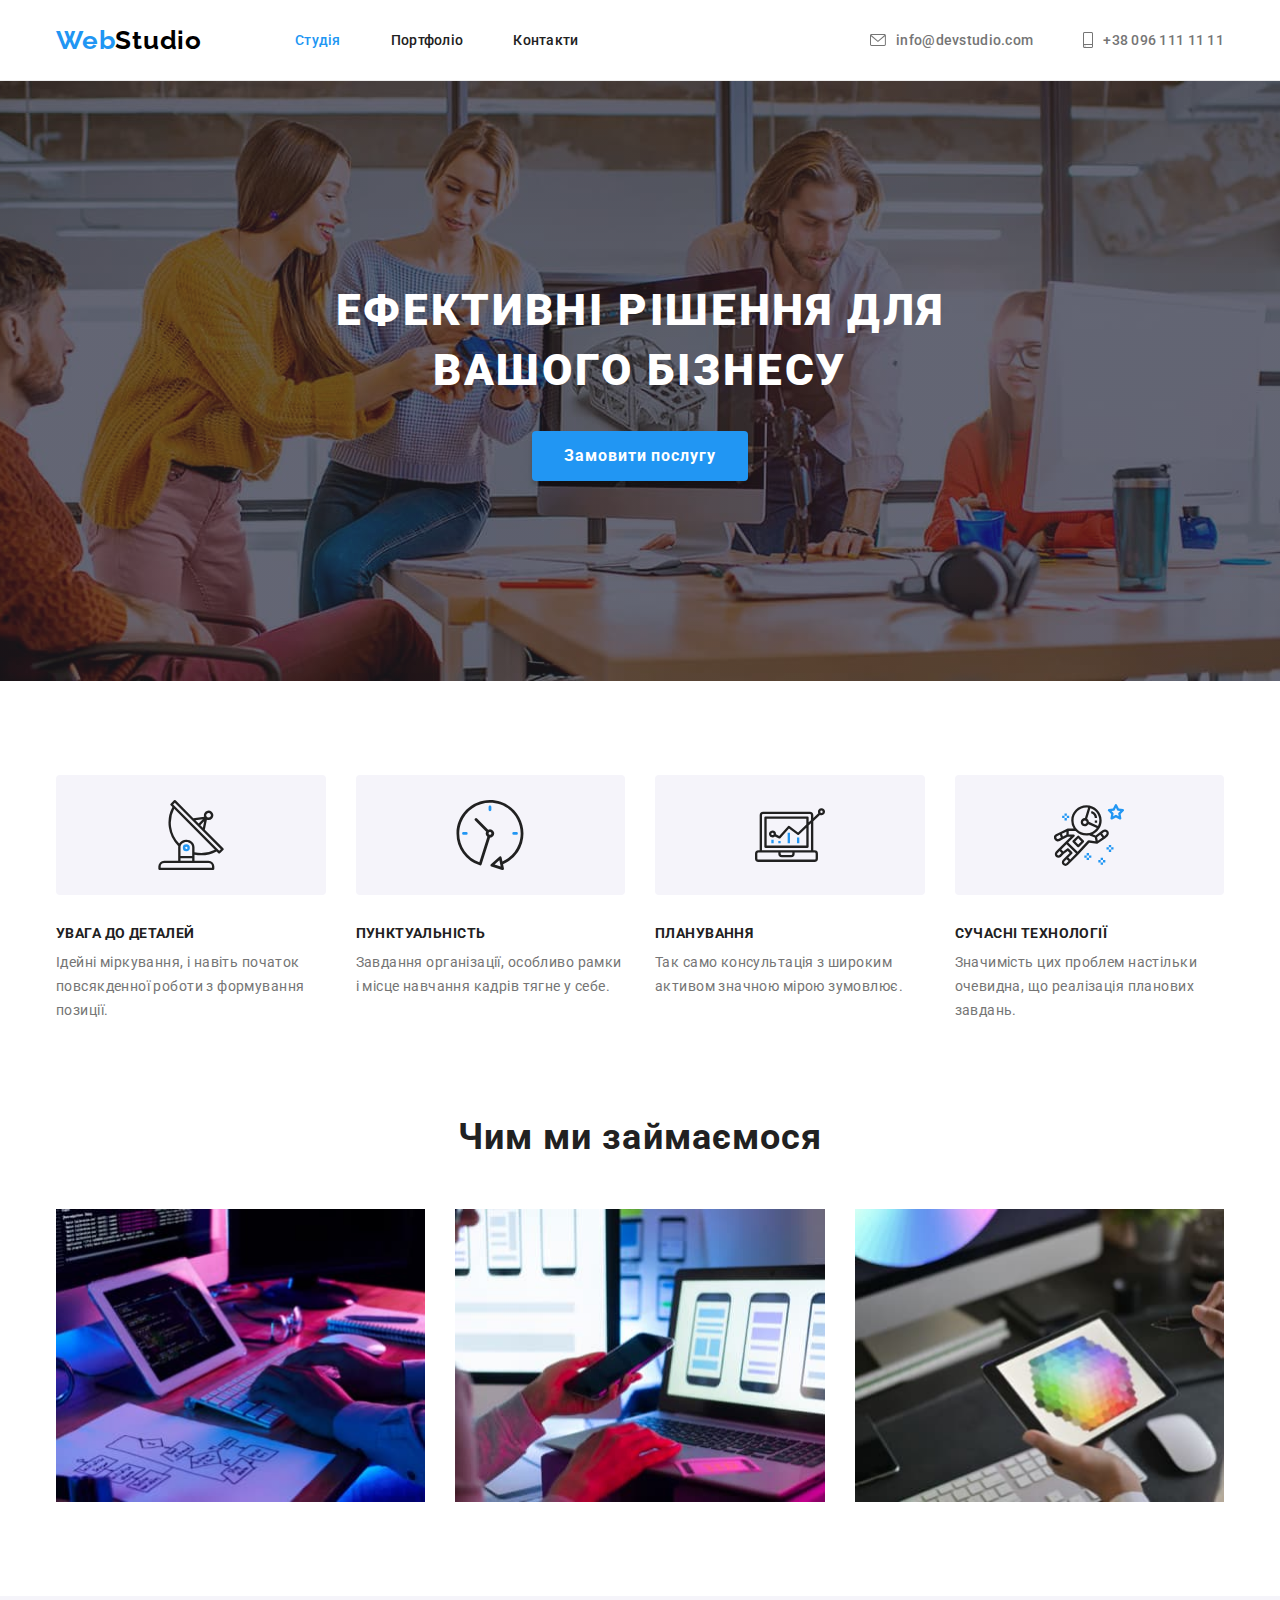
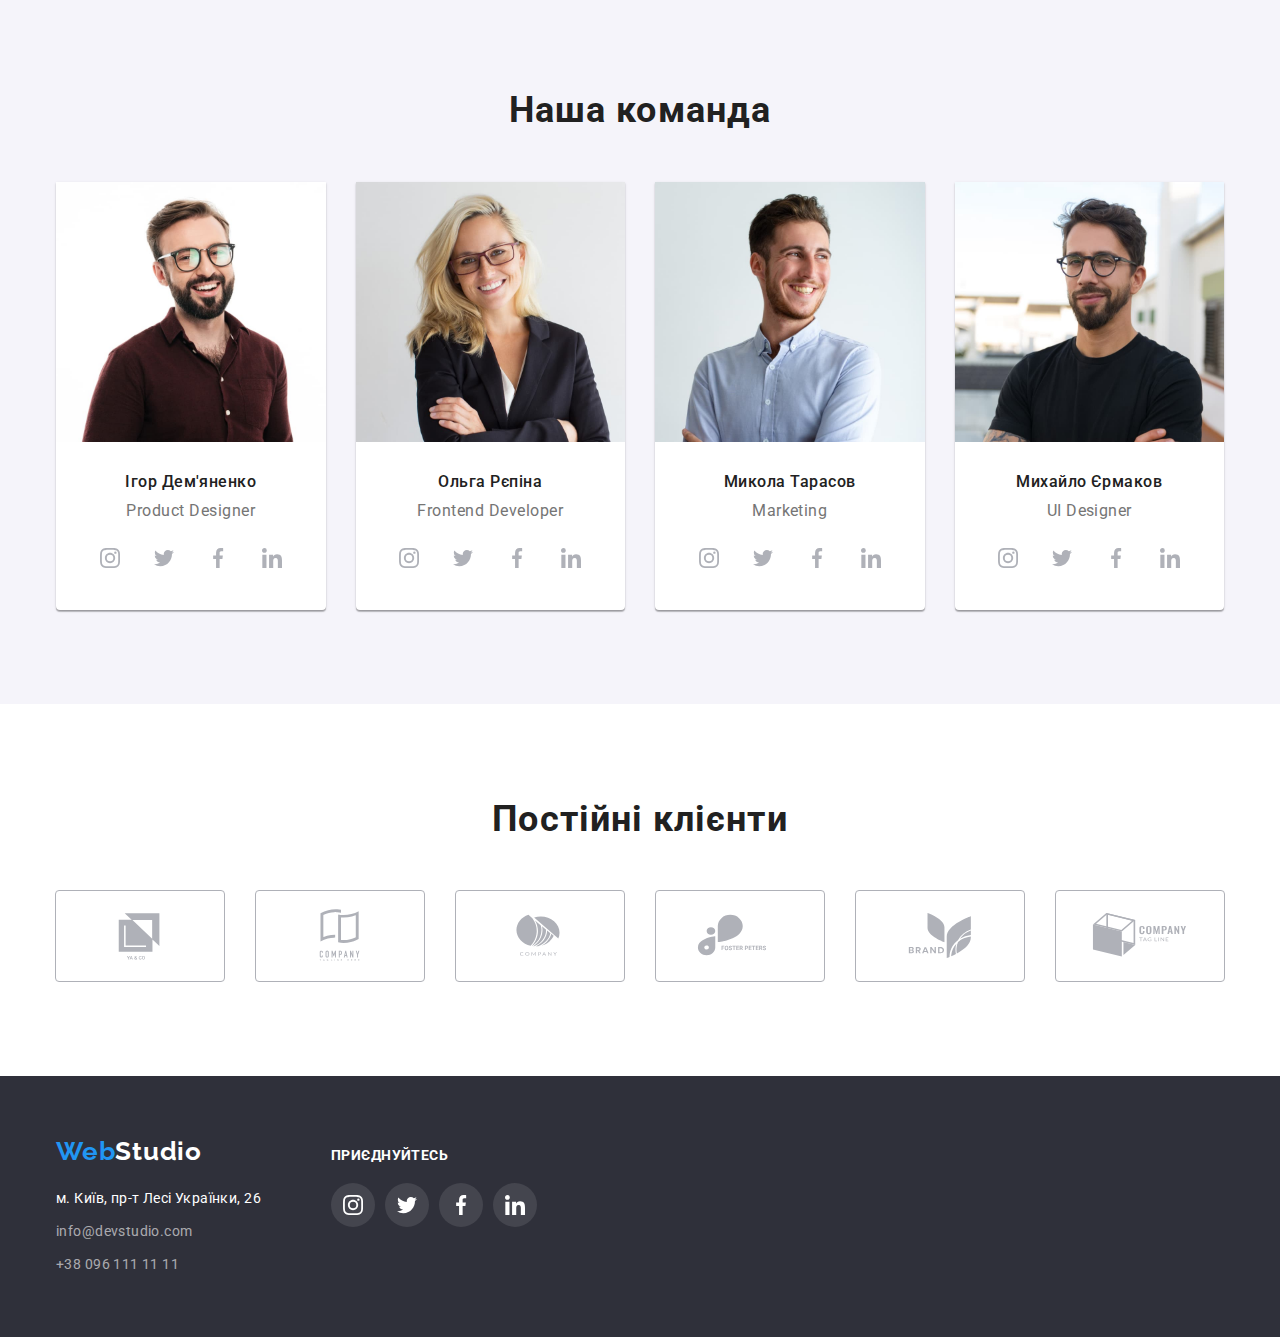
<file: index.html>
<!DOCTYPE html>
<html lang="uk">
  <head>
    <meta charset="UTF-8" />
    <meta http-equiv="X-UA-Compatible" content="IE=edge" />
    <meta name="viewport" content="width=device-width, initial-scale=1.0" />
    <title>WebStudio</title>
    <link
      href="https://fonts.googleapis.com/css2?family=Raleway:wght@700&family=Roboto:wght@400;500;700;900&display=swap"
      rel="stylesheet"
    />
    <link
      rel="stylesheet"
      href="https://cdnjs.cloudflare.com/ajax/libs/modern-normalize/1.1.0/modern-normalize.min.css"
    />
    <link rel="stylesheet" href="./css/style.css" />
    <link rel="preconnect" href="https://fonts.googleapis.com" />
    <link rel="preconnect" href="https://fonts.gstatic.com" crossorigin />
    <link rel="preconnect" href="https://fonts.googleapis.com" />
    <link rel="preconnect" href="https://fonts.gstatic.com" crossorigin />
    <link rel="preconnect" href="https://fonts.googleapis.com" />
    <link rel="preconnect" href="https://fonts.gstatic.com" crossorigin />
  </head>
  <body>
    <!--Логотип сайту-->
    <header class="header">
      <div class="conteiner">
        <div class="header-conteiner">
          <div class="header-nav">
            <a href="./index.html" class="logo">
              <span class="logo-header">Web</span>Studio
            </a>
            <!--Меню навігайції-->
            <nav class="nav-conteiner">
              <ul class="site-nav">
                <li>
                  <a href="index.html" class="link current">Студія</a>
                    
                </li>
                <li><a href="portfolio.html" class="link">Портфоліо</a></li>
                <li><a href="#" class="link">Контакти</a></li>
              </ul>
            </nav>
          </div>

          <ul class="contacts">
            <li>
              <a href="mailto:info@devstudio.com" class="link">
                <svg class="icon-contacts" width="16px" height="12px">
                  <use href="./images/icons.svg#icon-envelopehover"></use>
                </svg>
                info@devstudio.com
              </a>
            </li>
            <li>
              <a href="tel:+380961111111" class="link">
                <svg class="icon-contacts" width="10px" height="16px">
                  <use href="./images/icons.svg#icon-smartphone"></use>
                </svg>+38 096 111 11 11</a>
            </li>
          </ul>
        </div>
      </div>
    </header>
    <!--Основний контент-->
    <main>
      <!-- Основний контент героя -->
      <section class="main-hero">
        <div class="conteiner">
          <div class="conteiner-hero">
            <h1 class="title-hero">Ефективні рішення для вашого бізнесу</h1>
            <button class="botton-hero" type="button">Замовити послугу</button>
          </div>
        </div>
      </section>
      <!--Сильні сторони-->
      <section class="section">
        <div class="conteiner">
          <h2 class="visually-hidden">Наші переваги</h2>

          <ul class="list-benefits">
            <li class="item">
              <div class="box-benefits">
                <svg class="icon-benefits" width="70" height="70">
                  <use href="./images/icons.svg#icon-antenna1"></use>
                </svg>
              </div>
              <h3 class="subject">Увага до деталей</h3>
              <p class="text">
                Ідейні міркування, і навіть початок повсякденної роботи з
                формування позиції.
              </p>
            </li>

            <li class="item">
              <div class="box-benefits">
                <svg class="icon-benefits" width="70" height="70">
                  <use href="./images/icons.svg#icon-clock1"></use>
                </svg>
              </div>
              <h3 class="subject">Пунктуальність</h3>
              <p class="text">
                Завдання організації, особливо рамки і місце навчання кадрів
                тягне у себе.
              </p>
            </li>

            <li class="item">
              <div class="box-benefits">
                <svg class="icon-benefits" width="70" height="70">
                  <use href="./images/icons.svg#icon-diagram1"></use>
                </svg>
              </div>
              <h3 class="subject">Планування</h3>
              <p class="text">
                Так само консультація з широким активом значною мірою зумовлює.
              </p>
            </li>

            <li class="item">
              <div class="box-benefits">
                <svg class="icon-benefits" width="70" height="70">
                  <use href="./images/icons.svg#icon-astronaut1"></use>
                </svg>
              </div>
              <h3 class="subject">Сучасні технології</h3>
              <p class="text">
                Значимість цих проблем настільки очевидна, що реалізація
                планових завдань.
              </p>
            </li>
          </ul>
        </div>
      </section>
      <!--Чим ми займаємося-->
      <section class="main-working">
        <div class="conteiner">
          <h2 class="title-working">Чим ми займаємося</h2>
          <ul class="list-working">
            <li class="item-working">
              <img src="./images/img1.jpg" alt="Пишем код" width="370" />
            </li>
            <li class="item-working">
              <img
                src="./images/img2.jpg"
                alt="Розробляємо мобільні додатки"
                width="370"
              />
            </li>
            <li class="item-working">
              <img
                src="./images/img3.jpg"
                alt="Розробляємо дизайн"
                width="370"
              />
            </li>
          </ul>
        </div>
      </section>
      <!--Наша команда-->
      <section class="main-team section">
        <div class="conteiner">
          <h2 class="title-team">Наша команда</h2>
          <ul class="list-team">
            <li class="item-team">
              <img src="./images/img4.jpg" alt="Ігор Дем'яненко" width="270" />
              <div class="conteiner-team">
                <p class="text-team">Ігор Дем'яненко</p>
                <p lang="en" class="desc-team">Product Designer</p>
              </div>
              <ul class="soc-list">
                <li class="soc-item"><a class="soc-link" href="#">
                  <svg class="soc-icon" width="20" height="20">
                    <use href="./images/icons.svg#icon-instagram2"></use>
                  </svg>
                </a></li>
                <li class="soc-item"><a class="soc-link" href="#">
                  <svg class="soc-icon" width="20" height="20">
                    <use href="./images/icons.svg#icon-twitter1"></use>
                  </svg>
                </a></li>
                <li class="soc-item"><a class="soc-link" href="#">
                  <svg class="soc-icon" width="20" height="20">
                    <use href="./images/icons.svg#icon-facebook1"></use>
                  </svg>
                </a></li>
                <li class="soc-item"><a class="soc-link" href="#">
                  <svg class="soc-icon" width="20" height="20">
                    <use href="./images/icons.svg#icon-linkedin1"></use>
                  </svg>
                </a></li>
              </ul>
            </li>
            <li class="item-team">
              <img src="./images/img5.jpg" alt="Ольга Рєпіна" width="270" />
              <div class="conteiner-team">
                <p class="text-team">Ольга Рєпіна</p>
                <p lang="en" class="desc-team">Frontend Developer</p>
              </div>
              <ul class="soc-list">
                <li class="soc-item"><a class="soc-link" href="#">
                  <svg class="soc-icon" width="20" height="20">
                    <use href="./images/icons.svg#icon-instagram2"></use>
                  </svg>
                </a></li>
                <li class="soc-item"><a class="soc-link" href="#">
                  <svg class="soc-icon" width="20" height="20">
                    <use href="./images/icons.svg#icon-twitter1"></use>
                  </svg>
                </a></li>
                <li class="soc-item"><a class="soc-link" href="#">
                  <svg class="soc-icon" width="20" height="20">
                    <use href="./images/icons.svg#icon-facebook1"></use>
                  </svg>
                </a></li>
                <li class="soc-item"><a class="soc-link" href="#">
                  <svg class="soc-icon" width="20" height="20">
                    <use href="./images/icons.svg#icon-linkedin1"></use>
                  </svg>
                </a></li>
              </ul>
            </li>
            <li class="item-team">
              <img src="./images/img6.jpg" alt="Микола Тарасов" width="270" />
              <div class="conteiner-team">
                <p class="text-team">Микола Тарасов</p>
                <p lang="en" class="desc-team">Marketing</p>
              </div>
              <ul class="soc-list">
                <li class="soc-item"><a class="soc-link" href="#">
                  <svg class="soc-icon" width="20" height="20">
                    <use href="./images/icons.svg#icon-instagram2"></use>
                  </svg>
                </a></li>
                <li class="soc-item"><a class="soc-link" href="#">
                  <svg class="soc-icon" width="20" height="20">
                    <use href="./images/icons.svg#icon-twitter1"></use>
                  </svg>
                </a></li>
                <li class="soc-item"><a class="soc-link" href="#">
                  <svg class="soc-icon" width="20" height="20">
                    <use href="./images/icons.svg#icon-facebook1"></use>
                  </svg>
                </a></li>
                <li class="soc-item"><a class="soc-link" href="#">
                  <svg class="soc-icon" width="20" height="20">
                    <use href="./images/icons.svg#icon-linkedin1"></use>
                  </svg>
                </a></li>
              </ul>
            </li>
            <li class="item-team">
              <img src="./images/img7.jpg" alt="Михайло Єрмаков" width="270" />
              <div class="conteiner-team">
                <p class="text-team">Михайло Єрмаков</p>
                <p lang="en" class="desc-team">UI Designer</p>
              </div>
              <ul class="soc-list">
                <li class="soc-item"><a class="soc-link" href="#">
                  <svg class="soc-icon" width="20" height="20">
                    <use href="./images/icons.svg#icon-instagram2"></use>
                  </svg>
                </a></li>
                <li class="soc-item"><a class="soc-link" href="#">
                  <svg class="soc-icon" width="20" height="20">
                    <use href="./images/icons.svg#icon-twitter1"></use>
                  </svg>
                </a></li>
                <li class="soc-item"><a class="soc-link" href="#">
                  <svg class="soc-icon" width="20" height="20">
                    <use href="./images/icons.svg#icon-facebook1"></use>
                  </svg>
                </a></li>
                <li class="soc-item"><a class="soc-link" href="#">
                  <svg class="soc-icon" width="20" height="20">
                    <use href="./images/icons.svg#icon-linkedin1"></use>
                  </svg>
                </a></li>
              </ul>
            </li>
          </ul>
        </div>
      </section>
      <!-- Постійні клієнти -->
      <section class="section">
        <div class="conteiner">
          <h2 class="title-clients">Постійні клієнти</h2>
          <ul class="list-clients">
            <li class="item-clients">
            <a href="#" class="link-clients">
                  <svg class="icon-clients" width="106" height="60">
                    <use href="./images/icons.svg#icon-Logo"></use>
                  </svg>              
            </a>
          </li>
            <li class="item-clients"><a href="#" class="link-clients">
              <svg class="icon-clients" width="106" height="60">
                <use href="./images/icons.svg#icon-Logo1"></use>
              </svg> 
            </a></li>
            <li class="item-clients"><a href="#" class="link-clients">
                  <svg class="icon-clients" width="106" height="60">
                    <use href="./images/icons.svg#icon-Logo2"></use>
                  </svg> 
            </a></li>
            <li class="item-clients"><a href="#" class="link-clients">
              <svg class="icon-clients" width="106" height="60">
                <use href="./images/icons.svg#icon-Logo3"></use>
              </svg> 
            </a></li>
            <li class="item-clients"><a href="#" class="link-clients">
              <svg class="icon-clients" width="106" height="60">
                <use href="./images/icons.svg#icon-Logo4"></use>
              </svg> 
            </a></li>
            <li class="item-clients"><a href="#" class="link-clients">
              <svg class="icon-clients" width="106" height="60">
                <use href="./images/icons.svg#icon-Logo5"></use>
              </svg> 
            </a></li>
          </ul>
        </div>
      </section>
    </main>
    <!-- Футер сайту -->
    <footer class="footer-section">
      <div class="conteiner">
        <div class="box-footer">
          <div class="box-footer-logo">
            <div class="conteiner-footer">
              <a href="/" class="logo-footer">
                <span class="footer-desc">Web</span>Studio
              </a>
                    </div>          
                      <address class="footer-address">
                        <ul class="list-footer">
                          <li class="item-footer">
                            <a
                              href="https://goo.gl/maps/CPtrU1FHBa2aNyZL9"
                              target="_blank"
                              rel="noopener noreferrer nofollow"
                              class="address-link map-link"
                              >м. Київ, пр-т Лесі Українки, 26</a
                            >
                          </li>
                          <li class="item-footer">
                            <a href="mailto:info@devstudio.com" class="address-link"
                              >info@devstudio.com</a
                            >
                          </li>
                          <li class="item-footer">
                            <a href="tel:+380961111111" class="address-link"
                              >+38 096 111 11 11</a
                            >
                          </li>
                        </ul>
                      </address>
          </div>
          <div class="box-footer-social">
            <h2 class="social-title">Приєднуйтесь</h2>
            <ul class="social-list">
              <li>
                <a href="#" class="social-link">
                <svg width="20" hight="20">
                <use href="./images/icons.svg#icon-instagram2"></use>
              </svg></a>
            </li>
              <li>
                <a href="#" class="social-link">
                <svg width="20" hight="20">
                <use href="./images/icons.svg#icon-twitter1"></use>
              </svg></a>
            </li>
              <li>
                <a href="#" class="social-link">
                <svg width="20" hight="20">
                <use href="./images/icons.svg#icon-facebook1"></use>
              </svg></a>
            </li>
              <li>
                <a href="#" class="social-link">
                <svg width="20" hight="20">
                <use href="./images/icons.svg#icon-linkedin1"></use>
              </svg></a>
            </li>
            </ul>
          </div>
        </div>
      </div>
    </footer>
  </body>
</html>
</file>
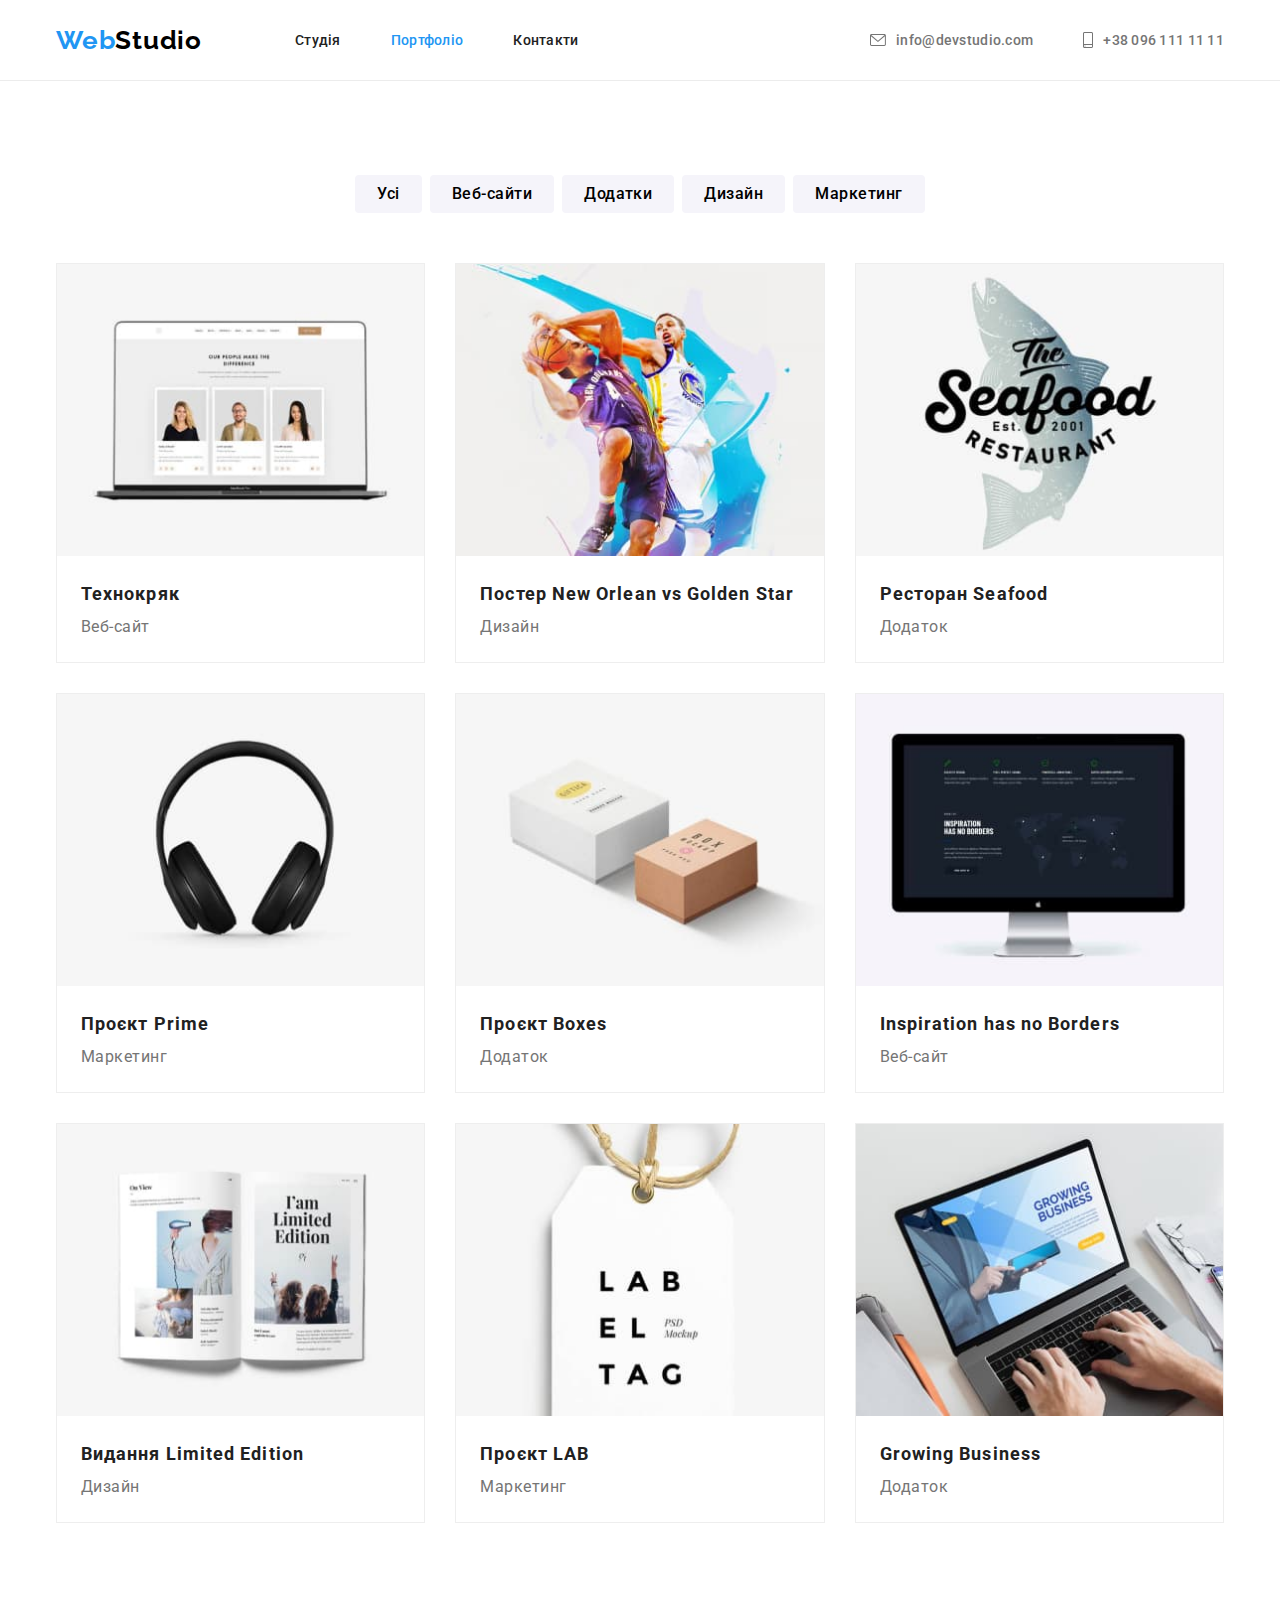
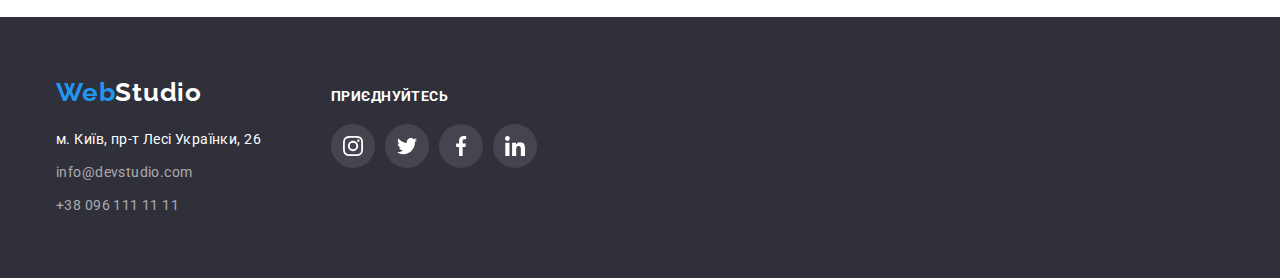
<file: portfolio.html>
<!DOCTYPE html>
<html lang="uk">
  <head>
    <meta charset="UTF-8" />
    <meta http-equiv="X-UA-Compatible" content="IE=edge" />
    <meta name="viewport" content="width=device-width, initial-scale=1.0" />
    <title>WebStudio</title>
    <link
      href="https://fonts.googleapis.com/css2?family=Raleway:wght@700&family=Roboto:wght@400;500;700;900&display=swap"
      rel="stylesheet"
    />
    <link
      rel="stylesheet"
      href="https://cdnjs.cloudflare.com/ajax/libs/modern-normalize/1.1.0/modern-normalize.min.css"
    />
    <link rel="stylesheet" href="./css/style.css" />
    <link rel="preconnect" href="https://fonts.googleapis.com" />
    <link rel="preconnect" href="https://fonts.gstatic.com" crossorigin />
    <link rel="preconnect" href="https://fonts.googleapis.com" />
    <link rel="preconnect" href="https://fonts.gstatic.com" crossorigin />
    <link rel="preconnect" href="https://fonts.googleapis.com" />
    <link rel="preconnect" href="https://fonts.gstatic.com" crossorigin />
  </head>
  <body>
    <!--Шапка профіля-->
    <header class="header">
      <div class="conteiner">
        <div class="header-conteiner">
          <div class="header-nav">
            <a href="./index.html" class="logo">
              <span class="logo-header">Web</span>Studio
            </a>
            <!--Меню навігайції-->
            <nav class="nav-conteiner">
              <ul class="site-nav">
                <li>
                  <a href="index.html" class="link ">Студія</a>
                    
                </li>
                <li><a href="portfolio.html" class="link current">Портфоліо</a></li>
                <li><a href="#" class="link">Контакти</a></li>
              </ul>
            </nav>
          </div>

          <ul class="contacts">
            <li>
              <a href="mailto:info@devstudio.com" class="link">
                <svg class="icon-contacts" width="16px" height="12px">
                  <use href="./images/icons.svg#icon-envelopehover"></use>
                </svg>
                info@devstudio.com
              </a>
            </li>
            <li>
              <a href="tel:+380961111111" class="link">
                <svg class="icon-contacts" width="10px" height="16px">
                  <use href="./images/icons.svg#icon-smartphone"></use>
                </svg>+38 096 111 11 11</a>
            </li>
          </ul>
        </div>
      </div>
    </header>
    <!--Головний контент-->
    <main class="main">
      <!-- Фільтр сторінки портфоліо -->
      <section class="filter-portfolio">
        <div class="conteiner">
          <ul class="items-botton">
            <li class="item-botton">
              <button type="button" class="btn">Усі</button>
            </li>
            <li class="item-botton">
              <button type="button" class="btn">Веб-сайти</button>
            </li>
            <li class="item-botton">
              <button type="button" class="btn">Додатки</button>
            </li>
            <li class="item-botton">
              <button type="button" class="btn">Дизайн</button>
            </li>
            <li class="item-botton">
              <button type="button" class="btn">Маркетинг</button>
            </li>
          </ul>

          <!-- Наповнення сторінки портфоліо -->
          <ul class="list-portfolio">
            <li class="item-portfolio">
              <a href="#" class="link-portfolio">
                <img
                src="./images/img-1.jpg"
                alt="Зображення ноутбука на моніторі якого три людини"
                width="370"
              />
              <div class="text-portfolio">
                <h3 class="title">Технокряк</h3>
                <p class="text">Веб-сайт</p>
              </div>
              </a>
            </li>
            <li class="item-portfolio">
              <a href="#">
                <img
                src="./images/img-2.jpg"
                alt="Два баскетболісти боряться за м'яч"
                width="370"
              />
              <div class="text-portfolio">
                <h3 class="title">Постер New Orlean vs Golden Star</h3>
                <p class="text">Дизайн</p>
              </div>
              </a>
            </li>
            <li class="item-portfolio">
              <a href="#">
                <img
                src="./images/img-3.jpg"
                alt="Риба на якій зображено назва ресторану"
                width="370"
              />
              <div class="text-portfolio">
                <h3 class="title">Ресторан Seafood</h3>
                <p class="text">Додаток</p>
              </div>
              </a>
            </li>
            <li class="item-portfolio">
              <a href="#">
                <img src="./images/img-4.jpg" alt="Навушники" width="370" />
              <div class="text-portfolio">
                <h3 class="title">Проєкт Prime</h3>
                <p class="text">Маркетинг</p>
              </div>
              </a>
            </li>
            <li class="item-portfolio">
              <a href="#">
                <img
                src="./images/img-5.jpg"
                alt="Одна біла коробка одна коричнева"
                width="370"
              />
              <div class="text-portfolio">
                <h3 class="title">Проєкт Boxes</h3>
                <p class="text">Додаток</p>
              </div>
              </a>
            </li>
            <li class="item-portfolio">
              <a href="#">
                <img src="./images/img-6.jpg" alt="Монітор" width="370" />
              <div class="text-portfolio">
                <h3 class="title">Inspiration has no Borders</h3>
                <p class="text">Веб-сайт</p>
              </div>
              </a>
            </li>
            <li class="item-portfolio">
              <a href="#">
                <img
                src="./images/img-7.jpg"
                alt="Відкрита сторінка журналу"
                width="370"
              />
              <div class="text-portfolio">
                <h3 class="title">Видання Limited Edition</h3>
                <p class="text">Дизайн</p>
              </div>
              </a>
            </li>
            <li class="item-portfolio">
              <a href="#">
                <img
                src="./images/img-8.jpg"
                alt="Рекламна вивеска"
                width="370"
              />
              <div class="text-portfolio">
                <h3 class="title">Проєкт LAB</h3>
                <p class="text">Маркетинг</p>
              </div>
              </a>
            </li>
            <li class="item-portfolio">
              <a href="#">
                <img
                src="./images/img-9.jpg"
                alt="Людина працює за ноутбуком"
                width="370"
              />
              <div class="text-portfolio">
                <h3 class="title">Growing Business</h3>
                <p class="text">Додаток</p>
              </div>
              </a>
            </li>
          </ul>
        </div>
      </section>
      <!-- Наповнення сторінки портфоліо -->
    </main>
    <!-- Футер сайту -->
    <footer class="footer-section">
      <div class="conteiner">
        <div class="box-footer">
          <div class="box-footer-logo">
            <div class="conteiner-footer">
              <a href="/" class="logo-footer">
                <span class="footer-desc">Web</span>Studio
              </a>
                    </div>          
                      <address class="footer-address">
                        <ul class="list-footer">
                          <li class="item-footer">
                            <a
                              href="https://goo.gl/maps/CPtrU1FHBa2aNyZL9"
                              target="_blank"
                              rel="noopener noreferrer nofollow"
                              class="address-link map-link"
                              >м. Київ, пр-т Лесі Українки, 26</a
                            >
                          </li>
                          <li class="item-footer">
                            <a href="mailto:info@devstudio.com" class="address-link"
                              >info@devstudio.com</a
                            >
                          </li>
                          <li class="item-footer">
                            <a href="tel:+380961111111" class="address-link"
                              >+38 096 111 11 11</a
                            >
                          </li>
                        </ul>
                      </address>
          </div>
          <div class="box-footer-social">
            <h2 class="social-title">Приєднуйтесь</h2>
            <ul class="social-list">
              <li>
                <a href="#" class="social-link">
                <svg width="20" hight="20">
                <use href="./images/icons.svg#icon-instagram2"></use>
              </svg></a>
            </li>
              <li>
                <a href="#" class="social-link">
                <svg width="20" hight="20">
                <use href="./images/icons.svg#icon-twitter1"></use>
              </svg></a>
            </li>
              <li>
                <a href="#" class="social-link">
                <svg width="20" hight="20">
                <use href="./images/icons.svg#icon-facebook1"></use>
              </svg></a>
            </li>
              <li>
                <a href="#" class="social-link">
                <svg width="20" hight="20">
                <use href="./images/icons.svg#icon-linkedin1"></use>
              </svg></a>
            </li>
            </ul>
          </div>
        </div>
      </div>
    </footer>
  </body>
</html>
</file>
<file: css/style.css>
/* Колір основного тектсу #212121*/
/*Вторичний колір #757575*/
/* Білий #FFFFFF */
/* Акцент #2196F3 */
/* Вторичний колір фона #F5F4FA */
/* Колір логотипу #000000 */
/* Колір фону героя #2F303A */
/* Обов'язково box-sizing!!  */

:root {
    --primary-text-color: #212121;
    --title-text-color: #FFFFFF;
    --desc-text-color: #757575;
    --accent-color: #2196F3;
    --section-content: 94px;
    --icon-pramery-color: #AFB1B8;
    --icon-accent-color: #2196F3;
    --icon-soc-footer: #ffffff;
    --icon-bcg-color: #FFFFFF;
    --bcg-color-benefits: #F5F4FA;
}


body {

    background-color: var(--title-text-color);
    color: var(--primary-text-color);
    
    font-family: 'Roboto', sans-serif;

}
a {
    text-decoration: none;
}
ul {
    list-style-type: none;
}

h1,
h2,
h3,
h4,
h5,
h6,
p {
    margin: 0;
}
img {
    display: block;
    max-width: 100%;
    height: auto;
}
/* Клас контейнер */
.conteiner {
    width: 100%;
    height: auto;
    max-width: 1200px;
    margin: 0 auto;
    padding: 0 16px;
}
/* Клас секшен */
.section {
    padding: var(--section-content) 0;
}

.main-working {
    padding-bottom: var(--section-content);
}

.site-nav .link.current {
    color: var(--accent-color);
}

.header {
    border-bottom: 1px solid #ECECEC;
}

.filter-portfolio {
    padding: var(--section-content) 0;
}

/* Стиль логотипу */

.header-conteiner {
    display: flex;
    align-items: center;
    justify-content: space-between;
}
.header-nav {
    display: flex;
    align-items: center;
    justify-content: space-between;
    gap: 93px;

}

.site-nav {
    display: flex;
    align-items: center;
    gap: 50px;

    padding: 0;
}

.logo {
  
    font-family: 'Raleway';
    font-weight: 700;
    font-size: 26px;
    line-height: 1.192;
    letter-spacing: 0.03em;
    color: #000000;
}

.logo-header {
    color: var(--accent-color)
}

/* Стилізація навігації сайту */

.site-nav .link {
    font-weight: 500;
    font-size: 14px;
    line-height: 1.142;
    letter-spacing: 0.02em;

    color: var(--primary-text-color)
}

.site-nav .link:hover,
.site-nav .link:focus {
   
    color: var(--accent-color);
}

/* Стилізація контактів  */
.contacts {
    display: flex;
    align-items: center;
    gap: 50px;
    padding: 32px 0;
    margin: 0;

    font-weight: 500;
    font-size: 14px;
    line-height: 1.142;
    letter-spacing: 0.02em;
}
/* Стилізація посилань контактів */
.contacts .link {
    display: flex;
    align-items: center;
    gap: 10px;
    color: var(--desc-text-color);

}
/* Стилізація СВГ зображень */
.icon-contacts {
    fill: currentColor
}

.contacts .link:hover, 
.link:focus{
    color: var(--accent-color);
}

.contacts .link:hover .icon-contacts {
    color: var(--icon-accent-color);
}

.contacts .link:focus .icon-contacts {
    color: var(--icon-accent-color);
}

/* Стилізація героя головного контенту */

.main-hero {
    background-color: #2F303A;
    padding: 200px 0;
    max-width: 1600px;
    height: 600px;
    margin-left: auto;
    margin-right: auto;
    background-image: linear-gradient(to right, rgba(47, 48, 58, 0.4), 
    rgba(47, 48, 58, 0.4)), url("../images/Img-hero.jpg");
    background-repeat: no-repeat;
    background-position: center;
    background-size: cover;
}
 

.title-hero {
    max-width: 696px;

    margin:0 auto 30px auto;
        
    font-weight: 900;
    font-size: 44px;
    line-height: 1.363;
    letter-spacing: 0.06em;
    text-transform: uppercase;
    text-align: center;
    color: var(--title-text-color)
}


.botton-hero {
    margin: 0 auto;
    padding: 10px 32px;
     
    font-family: inherit;
    font-weight: 700;
    font-size: 16px;
    line-height: 1.875;
    border: 0px;
    background: var(--accent-color);
    box-shadow: 0px 4px 4px rgba(0, 0, 0, 0.15);
    border-radius: 4px;
    
    display: flex;
    align-items: center;
    text-align: center;
    letter-spacing: 0.06em;
    color: var(--title-text-color);
}

.botton-hero:hover,
.botton-hero:focus {
    background: #188CE8;
}

/* Стилізація секції "Наші переваги" */
.visually-hidden {
    position: absolute;
    white-space: nowrap;
    width: 1px;
    height: 1px;
    overflow: hidden;
    border: 0;
    padding: 0;
    clip: rect(0 0 0 0);
    clip-path: inset(50%);
    margin: -1px;
}

.list-benefits {
    padding: 0;
    margin: 0;
    margin-right: -30px;

    display: flex;
    flex-wrap: wrap;
}
.list-benefits > .item {
    flex-basis: calc(100%/4 - 30px);
    margin-right: 30px;
}
/* Стилізація іконок "Наші переваги" */

.box-benefits {
    max-width: 100%;   
    height: 120px;
    margin-bottom: 30px;
    display: flex;
    justify-content: center;
    align-items: center;
    border-radius: 4px;
    background-color: var(--bcg-color-benefits)
    
}

.subject {
    margin-bottom: 10px;
}

.list-benefits .subject {
    font-weight: 700;
    font-size: 14px;
    line-height: 1.142;
    letter-spacing: 0.03em;
    text-transform: uppercase;
}

.list-benefits .text {
    font-size: 14px;
    line-height: 1.714;
    letter-spacing: 0.03em;
    color: var(--desc-text-color)
}

/*Стилізація секції "Чим ми займаємось"  */
.title-working {
    text-align: center;
    font-weight: 700;
    font-size: 36px;
    line-height: 1.166;
    letter-spacing: 0.03em;

    margin-bottom: 50px;
}

.list-working {
    display: flex;
    flex-wrap: wrap;
    gap: 30px;
    padding: 0;
    margin: 0;
    margin-right: -30px;
}
.item-working {
    flex-basis: calc(100%/3 - 30px);
}

/* Секція "Наша команда" */
.main-team {
    background: #F5F4FA;
}

.title-team {
    font-weight: 700;
    font-size: 36px;
    line-height: 1.166;
    letter-spacing: 0.03em;
    text-align: center;
    margin-bottom: 50px;
}

.list-team {
    display: flex;
    flex-wrap: wrap;
    gap: 30px;

    margin: 0;
    padding: 0;
    margin-right: -30px;
}

.item-team {
    flex-basis: calc(100%/4 - 30px);

    background: var(--title-text-color);
    box-shadow: 0px 1px 3px rgba(0, 0, 0, 0.12), 0px 1px 1px 
    rgba(0, 0, 0, 0.14), 0px 2px 1px rgba(0, 0, 0, 0.2);
    border-radius: 0px 0px 4px 4px;
}

.conteiner-team {
    text-align: center;
    padding-top: 30px;
    margin-bottom: 16px;
}


.list-team .text-team {
    font-weight: 500;
    font-size: 16px;
    line-height: 1.187;
    letter-spacing: 0.03em;

    margin-bottom: 10px;
}

.list-team .desc-team {
    font-weight: 400;
    font-size: 16px;
    line-height: 1.187;
    letter-spacing: 0.03em;
    color: var(--desc-text-color)
}

/* Додавання соц.мереж */

.soc-list {
    display: flex;
    justify-content: center;
    gap: 10px;

    padding: 0;
    margin: 0;
    margin-bottom: 30px;
}

.soc-link {
    width: 44px;
    height: 44px;
    border-radius: 50%;
    display: flex;
    align-items: center;
    justify-content: center;
    background-color: var(--icon-bcg-color);
    fill: var(--icon-pramery-color);
}

.soc-link:hover,
.soc-link:focus {
    background-color: var(--icon-accent-color);
    outline: none;
    fill: var(--icon-bcg-color);
}

/* Секція постійні клієнти */

.title-clients {
    font-weight: 700;
    font-size: 36px;
    line-height: 1.1666em;
    text-align: center;
    letter-spacing: 0.03em;
    margin-bottom: 50px;
}

.list-clients {
    margin: 0;
    padding: 0;
    display: flex;
    justify-content: center;
    align-items: center;
    gap: 30px;
}

.link-clients {
    width: 170px;   
    height: 92px;
    display: flex;
    justify-content: center;
    align-items: center;
    border: 1px solid var(--icon-pramery-color);
    border-radius: 4px;
    fill: var(--icon-pramery-color);
    background-color: var(--icon-bcg-color);
}

.link-clients:hover,
.link-clients:focus
 {
    fill: var(--icon-accent-color);
    outline: none;
    border: 1px solid var(--icon-accent-color);
}

/* Стилі кнопок фільтра */

.items-botton {
    display: flex;
    justify-content: center;
    align-items: center;
    gap: 8px;

    padding: 0;
    margin: 0;
    margin-bottom: 50px;
}

.btn {
    padding: 6px 22px;

    border: 0px;
    background: #F5F4FA;
    border-radius: 4px;
    font-family: 'Roboto';
    font-weight: 500;
    font-size: 16px;
    line-height: 1.625;
    text-align: center;
    letter-spacing: 0.03em;
}

.btn:hover,
.btn:focus {
    background: var(--accent-color);
    box-shadow: 0px 3px 1px rgba(0, 0, 0, 0.1), 0px 1px 2px rgba(0, 0, 0, 0.08), 0px 2px 2px rgba(0, 0, 0, 0.12);
    color: var(--title-text-color)
}

/* Стилі контенту портфоліо */
.list-portfolio {
    padding: 0;
    margin: 0;
    margin-right: -30px;


    display: flex;
    flex-wrap: wrap;
    gap: 30px;
}

.item-portfolio {
    flex-basis: calc(100%/3 - 30px);

    background: var(--title-text-color)
}

.item-portfolio:hover {
    box-shadow: 0px 1px 1px rgba(0, 0, 0, 0.12), 
    0px 4px 4px rgba(0, 0, 0, 0.06), 
    1px 4px 6px rgba(0, 0, 0, 0.16);
}

.list-portfolio > .item-portfolio {
    border: 1px solid #EEEEEE;
}

.text-portfolio {
    padding: 20px 24px;
}

.list-portfolio .title {
    font-weight: 700;
    font-size: 18px;
    line-height: 2;
    letter-spacing: 0.06em;
    color: var(--primary-text-color);
}

.list-portfolio .text {
    font-size: 16px;
    line-height: 1.875;
    letter-spacing: 0.03em;
    color: var(--desc-text-color)
}

/* Стіль футера */
.footer-section {
    background: #2F303A;
    padding: 60px 0;
}

.box-footer {
    display: flex;
    align-items: baseline;
    gap: 70px;

}

.conteiner-footer {
    margin-bottom: 20px;
}

.logo-footer {
    font-family: 'Raleway';
    font-weight: 700;
    font-size: 26px;
    line-height: 31px;
    letter-spacing: 0.03em;
    color: var(--title-text-color)
}

.footer-desc {
    color: var(--accent-color);
}

.list-footer {
    margin: 0;
    padding: 0;
}


.item-footer:not(:last-child) {
    margin-bottom: 9px;
}

.item-footer > .map-link {
    font-size: 14px;
    line-height: 1.714;
    letter-spacing: 0.03em;
    color: var(--title-text-color);
}

.address-link {
    font-style: normal;
    font-size: 14px;
    line-height: 1.714;
    letter-spacing: 0.03em;
    color: rgba(255, 255, 255, 0.6);
}

.address-link:hover,
.address-link:focus {
    color: var(--accent-color)
}

.social-title {
    margin-bottom: 20px;
    font-weight: 700;
    font-size: 14px;
    line-height: 1.142em;
    letter-spacing: 0.03em;
    text-transform: uppercase;
    color: var(--title-text-color)
    
}

.social-list {
    padding: 0;
    margin: 0;
    display: flex;
    align-items: center;
    gap: 10px;
}

.social-link {
    width: 44px;
    height: 44px;
    border-radius: 50%;
    display: flex;
    justify-content: center;
    background: rgba(255, 255, 255, 0.1);
    fill: var(--icon-soc-footer);
}

.social-link:hover, 
.social-link:focus
{
    background-color: var(--icon-accent-color);
}
</file>
